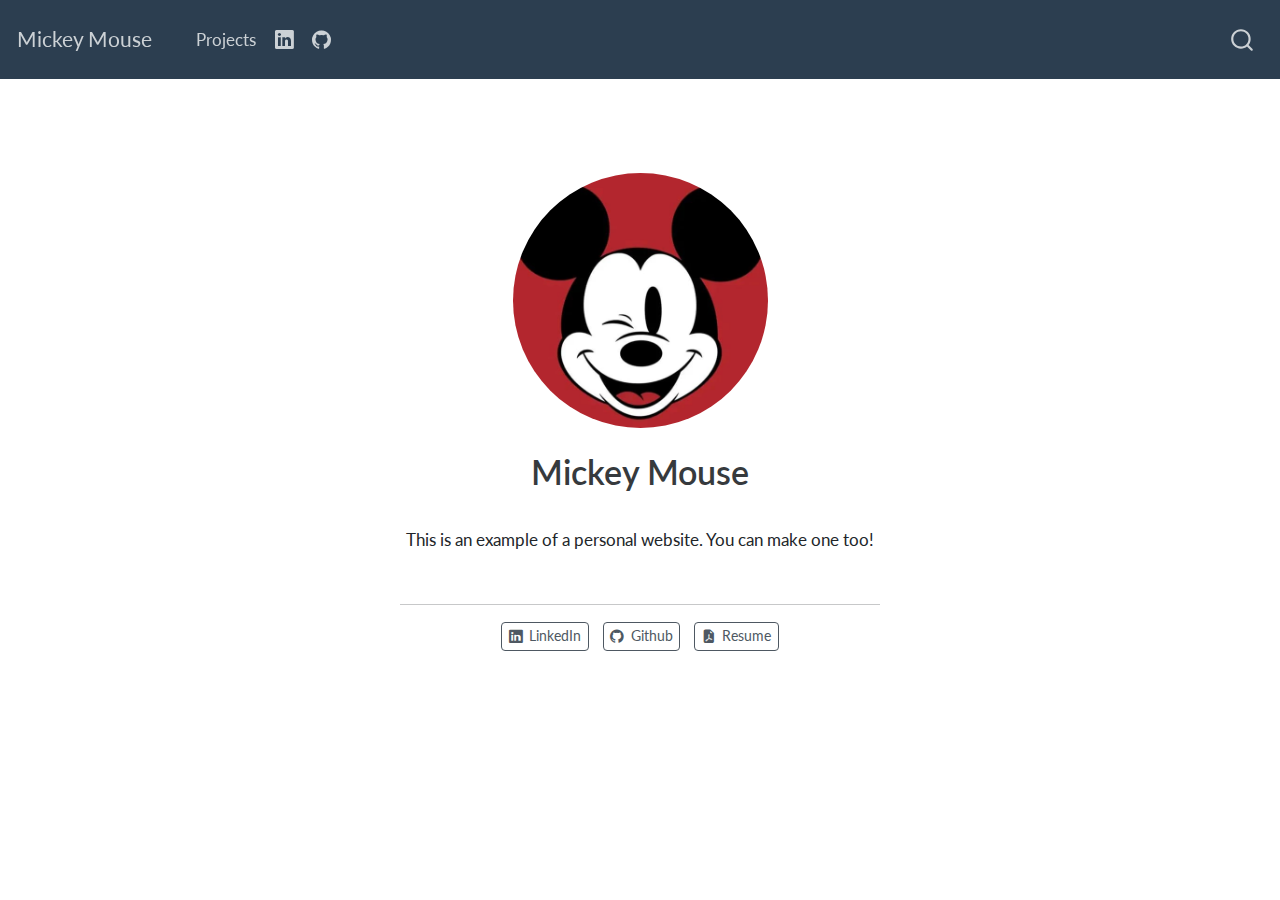
<file: docs/index.html>
<!DOCTYPE html>
<html xmlns="http://www.w3.org/1999/xhtml" lang="en" xml:lang="en"><head>

<meta charset="utf-8">
<meta name="generator" content="quarto-1.3.450">

<meta name="viewport" content="width=device-width, initial-scale=1.0, user-scalable=yes">


<title>Mickey Mouse</title>
<style>
code{white-space: pre-wrap;}
span.smallcaps{font-variant: small-caps;}
div.columns{display: flex; gap: min(4vw, 1.5em);}
div.column{flex: auto; overflow-x: auto;}
div.hanging-indent{margin-left: 1.5em; text-indent: -1.5em;}
ul.task-list{list-style: none;}
ul.task-list li input[type="checkbox"] {
  width: 0.8em;
  margin: 0 0.8em 0.2em -1em; /* quarto-specific, see https://github.com/quarto-dev/quarto-cli/issues/4556 */ 
  vertical-align: middle;
}
</style>


<script src="site_libs/quarto-nav/quarto-nav.js"></script>
<script src="site_libs/quarto-nav/headroom.min.js"></script>
<script src="site_libs/clipboard/clipboard.min.js"></script>
<script src="site_libs/quarto-search/autocomplete.umd.js"></script>
<script src="site_libs/quarto-search/fuse.min.js"></script>
<script src="site_libs/quarto-search/quarto-search.js"></script>
<meta name="quarto:offset" content="./">
<script src="site_libs/quarto-html/quarto.js"></script>
<script src="site_libs/quarto-html/popper.min.js"></script>
<script src="site_libs/quarto-html/tippy.umd.min.js"></script>
<link href="site_libs/quarto-html/tippy.css" rel="stylesheet">
<link href="site_libs/quarto-html/quarto-syntax-highlighting.css" rel="stylesheet" id="quarto-text-highlighting-styles">
<script src="site_libs/bootstrap/bootstrap.min.js"></script>
<link href="site_libs/bootstrap/bootstrap-icons.css" rel="stylesheet">
<link href="site_libs/bootstrap/bootstrap.min.css" rel="stylesheet" id="quarto-bootstrap" data-mode="light">
<script id="quarto-search-options" type="application/json">{
  "location": "navbar",
  "copy-button": false,
  "collapse-after": 3,
  "panel-placement": "end",
  "type": "overlay",
  "limit": 20,
  "language": {
    "search-no-results-text": "No results",
    "search-matching-documents-text": "matching documents",
    "search-copy-link-title": "Copy link to search",
    "search-hide-matches-text": "Hide additional matches",
    "search-more-match-text": "more match in this document",
    "search-more-matches-text": "more matches in this document",
    "search-clear-button-title": "Clear",
    "search-detached-cancel-button-title": "Cancel",
    "search-submit-button-title": "Submit",
    "search-label": "Search"
  }
}</script>


<link rel="stylesheet" href="styles.css">
</head>

<body class="nav-fixed fullcontent">

<div id="quarto-search-results"></div>
  <header id="quarto-header" class="headroom fixed-top">
    <nav class="navbar navbar-expand-lg navbar-dark ">
      <div class="navbar-container container-fluid">
      <div class="navbar-brand-container">
    <a class="navbar-brand" href="./index.html">
    <span class="navbar-title">Mickey Mouse</span>
    </a>
  </div>
            <div id="quarto-search" class="" title="Search"></div>
          <button class="navbar-toggler" type="button" data-bs-toggle="collapse" data-bs-target="#navbarCollapse" aria-controls="navbarCollapse" aria-expanded="false" aria-label="Toggle navigation" onclick="if (window.quartoToggleHeadroom) { window.quartoToggleHeadroom(); }">
  <span class="navbar-toggler-icon"></span>
</button>
          <div class="collapse navbar-collapse" id="navbarCollapse">
            <ul class="navbar-nav navbar-nav-scroll me-auto">
  <li class="nav-item">
    <a class="nav-link" href="./projects.html" rel="" target="">
 <span class="menu-text">Projects</span></a>
  </li>  
  <li class="nav-item compact">
    <a class="nav-link" href="https://twitter.com" rel="" target=""><i class="bi bi-linkedin" role="img">
</i> 
 <span class="menu-text"></span></a>
  </li>  
  <li class="nav-item compact">
    <a class="nav-link" href="https://github.com/" rel="" target=""><i class="bi bi-github" role="img">
</i> 
 <span class="menu-text"></span></a>
  </li>  
</ul>
            <div class="quarto-navbar-tools ms-auto">
</div>
          </div> <!-- /navcollapse -->
      </div> <!-- /container-fluid -->
    </nav>
</header>
<!-- content -->
<div id="quarto-content" class="quarto-container page-columns page-rows-contents page-layout-article page-navbar">
<!-- sidebar -->
<!-- margin-sidebar -->
    
<!-- main -->
<div class="quarto-about-jolla">
  <img src="profile.jpg" class="about-image
  round " style="height: 15em; width: 15em;">
 <header id="title-block-header" class="quarto-title-block default">
<div class="quarto-title">
<h1 class="title">Mickey Mouse</h1>
</div>
<div class="quarto-title-meta">
  </div>
</header><main class="content" id="quarto-document-content">
<p>This is an example of a personal website. You can make one too!</p>


</main> 
  <hr class="about-sep">
   <div class="about-links">
  <a href="https://linkedin.com" class="about-link" rel="" target="">
    <i class="bi bi-linkedin"></i>
     <span class="about-link-text">LinkedIn</span>
  </a>
  <a href="https://github.com/earobinson95/mickeymouse" class="about-link" rel="" target="">
    <i class="bi bi-github"></i>
     <span class="about-link-text">Github</span>
  </a>
  <a href="/files/mickey-mouse-resume.pdf" class="about-link" rel="" target="">
    <i class="bi bi-file-earmark-pdf-fill"></i>
     <span class="about-link-text">Resume</span>
  </a>
</div>
</div>
 <!-- /main -->
<script id="quarto-html-after-body" type="application/javascript">
window.document.addEventListener("DOMContentLoaded", function (event) {
  const toggleBodyColorMode = (bsSheetEl) => {
    const mode = bsSheetEl.getAttribute("data-mode");
    const bodyEl = window.document.querySelector("body");
    if (mode === "dark") {
      bodyEl.classList.add("quarto-dark");
      bodyEl.classList.remove("quarto-light");
    } else {
      bodyEl.classList.add("quarto-light");
      bodyEl.classList.remove("quarto-dark");
    }
  }
  const toggleBodyColorPrimary = () => {
    const bsSheetEl = window.document.querySelector("link#quarto-bootstrap");
    if (bsSheetEl) {
      toggleBodyColorMode(bsSheetEl);
    }
  }
  toggleBodyColorPrimary();  
  const isCodeAnnotation = (el) => {
    for (const clz of el.classList) {
      if (clz.startsWith('code-annotation-')) {                     
        return true;
      }
    }
    return false;
  }
  const clipboard = new window.ClipboardJS('.code-copy-button', {
    text: function(trigger) {
      const codeEl = trigger.previousElementSibling.cloneNode(true);
      for (const childEl of codeEl.children) {
        if (isCodeAnnotation(childEl)) {
          childEl.remove();
        }
      }
      return codeEl.innerText;
    }
  });
  clipboard.on('success', function(e) {
    // button target
    const button = e.trigger;
    // don't keep focus
    button.blur();
    // flash "checked"
    button.classList.add('code-copy-button-checked');
    var currentTitle = button.getAttribute("title");
    button.setAttribute("title", "Copied!");
    let tooltip;
    if (window.bootstrap) {
      button.setAttribute("data-bs-toggle", "tooltip");
      button.setAttribute("data-bs-placement", "left");
      button.setAttribute("data-bs-title", "Copied!");
      tooltip = new bootstrap.Tooltip(button, 
        { trigger: "manual", 
          customClass: "code-copy-button-tooltip",
          offset: [0, -8]});
      tooltip.show();    
    }
    setTimeout(function() {
      if (tooltip) {
        tooltip.hide();
        button.removeAttribute("data-bs-title");
        button.removeAttribute("data-bs-toggle");
        button.removeAttribute("data-bs-placement");
      }
      button.setAttribute("title", currentTitle);
      button.classList.remove('code-copy-button-checked');
    }, 1000);
    // clear code selection
    e.clearSelection();
  });
  function tippyHover(el, contentFn) {
    const config = {
      allowHTML: true,
      content: contentFn,
      maxWidth: 500,
      delay: 100,
      arrow: false,
      appendTo: function(el) {
          return el.parentElement;
      },
      interactive: true,
      interactiveBorder: 10,
      theme: 'quarto',
      placement: 'bottom-start'
    };
    window.tippy(el, config); 
  }
  const noterefs = window.document.querySelectorAll('a[role="doc-noteref"]');
  for (var i=0; i<noterefs.length; i++) {
    const ref = noterefs[i];
    tippyHover(ref, function() {
      // use id or data attribute instead here
      let href = ref.getAttribute('data-footnote-href') || ref.getAttribute('href');
      try { href = new URL(href).hash; } catch {}
      const id = href.replace(/^#\/?/, "");
      const note = window.document.getElementById(id);
      return note.innerHTML;
    });
  }
      let selectedAnnoteEl;
      const selectorForAnnotation = ( cell, annotation) => {
        let cellAttr = 'data-code-cell="' + cell + '"';
        let lineAttr = 'data-code-annotation="' +  annotation + '"';
        const selector = 'span[' + cellAttr + '][' + lineAttr + ']';
        return selector;
      }
      const selectCodeLines = (annoteEl) => {
        const doc = window.document;
        const targetCell = annoteEl.getAttribute("data-target-cell");
        const targetAnnotation = annoteEl.getAttribute("data-target-annotation");
        const annoteSpan = window.document.querySelector(selectorForAnnotation(targetCell, targetAnnotation));
        const lines = annoteSpan.getAttribute("data-code-lines").split(",");
        const lineIds = lines.map((line) => {
          return targetCell + "-" + line;
        })
        let top = null;
        let height = null;
        let parent = null;
        if (lineIds.length > 0) {
            //compute the position of the single el (top and bottom and make a div)
            const el = window.document.getElementById(lineIds[0]);
            top = el.offsetTop;
            height = el.offsetHeight;
            parent = el.parentElement.parentElement;
          if (lineIds.length > 1) {
            const lastEl = window.document.getElementById(lineIds[lineIds.length - 1]);
            const bottom = lastEl.offsetTop + lastEl.offsetHeight;
            height = bottom - top;
          }
          if (top !== null && height !== null && parent !== null) {
            // cook up a div (if necessary) and position it 
            let div = window.document.getElementById("code-annotation-line-highlight");
            if (div === null) {
              div = window.document.createElement("div");
              div.setAttribute("id", "code-annotation-line-highlight");
              div.style.position = 'absolute';
              parent.appendChild(div);
            }
            div.style.top = top - 2 + "px";
            div.style.height = height + 4 + "px";
            let gutterDiv = window.document.getElementById("code-annotation-line-highlight-gutter");
            if (gutterDiv === null) {
              gutterDiv = window.document.createElement("div");
              gutterDiv.setAttribute("id", "code-annotation-line-highlight-gutter");
              gutterDiv.style.position = 'absolute';
              const codeCell = window.document.getElementById(targetCell);
              const gutter = codeCell.querySelector('.code-annotation-gutter');
              gutter.appendChild(gutterDiv);
            }
            gutterDiv.style.top = top - 2 + "px";
            gutterDiv.style.height = height + 4 + "px";
          }
          selectedAnnoteEl = annoteEl;
        }
      };
      const unselectCodeLines = () => {
        const elementsIds = ["code-annotation-line-highlight", "code-annotation-line-highlight-gutter"];
        elementsIds.forEach((elId) => {
          const div = window.document.getElementById(elId);
          if (div) {
            div.remove();
          }
        });
        selectedAnnoteEl = undefined;
      };
      // Attach click handler to the DT
      const annoteDls = window.document.querySelectorAll('dt[data-target-cell]');
      for (const annoteDlNode of annoteDls) {
        annoteDlNode.addEventListener('click', (event) => {
          const clickedEl = event.target;
          if (clickedEl !== selectedAnnoteEl) {
            unselectCodeLines();
            const activeEl = window.document.querySelector('dt[data-target-cell].code-annotation-active');
            if (activeEl) {
              activeEl.classList.remove('code-annotation-active');
            }
            selectCodeLines(clickedEl);
            clickedEl.classList.add('code-annotation-active');
          } else {
            // Unselect the line
            unselectCodeLines();
            clickedEl.classList.remove('code-annotation-active');
          }
        });
      }
  const findCites = (el) => {
    const parentEl = el.parentElement;
    if (parentEl) {
      const cites = parentEl.dataset.cites;
      if (cites) {
        return {
          el,
          cites: cites.split(' ')
        };
      } else {
        return findCites(el.parentElement)
      }
    } else {
      return undefined;
    }
  };
  var bibliorefs = window.document.querySelectorAll('a[role="doc-biblioref"]');
  for (var i=0; i<bibliorefs.length; i++) {
    const ref = bibliorefs[i];
    const citeInfo = findCites(ref);
    if (citeInfo) {
      tippyHover(citeInfo.el, function() {
        var popup = window.document.createElement('div');
        citeInfo.cites.forEach(function(cite) {
          var citeDiv = window.document.createElement('div');
          citeDiv.classList.add('hanging-indent');
          citeDiv.classList.add('csl-entry');
          var biblioDiv = window.document.getElementById('ref-' + cite);
          if (biblioDiv) {
            citeDiv.innerHTML = biblioDiv.innerHTML;
          }
          popup.appendChild(citeDiv);
        });
        return popup.innerHTML;
      });
    }
  }
});
</script>
</div> <!-- /content -->



</body></html>
</file>
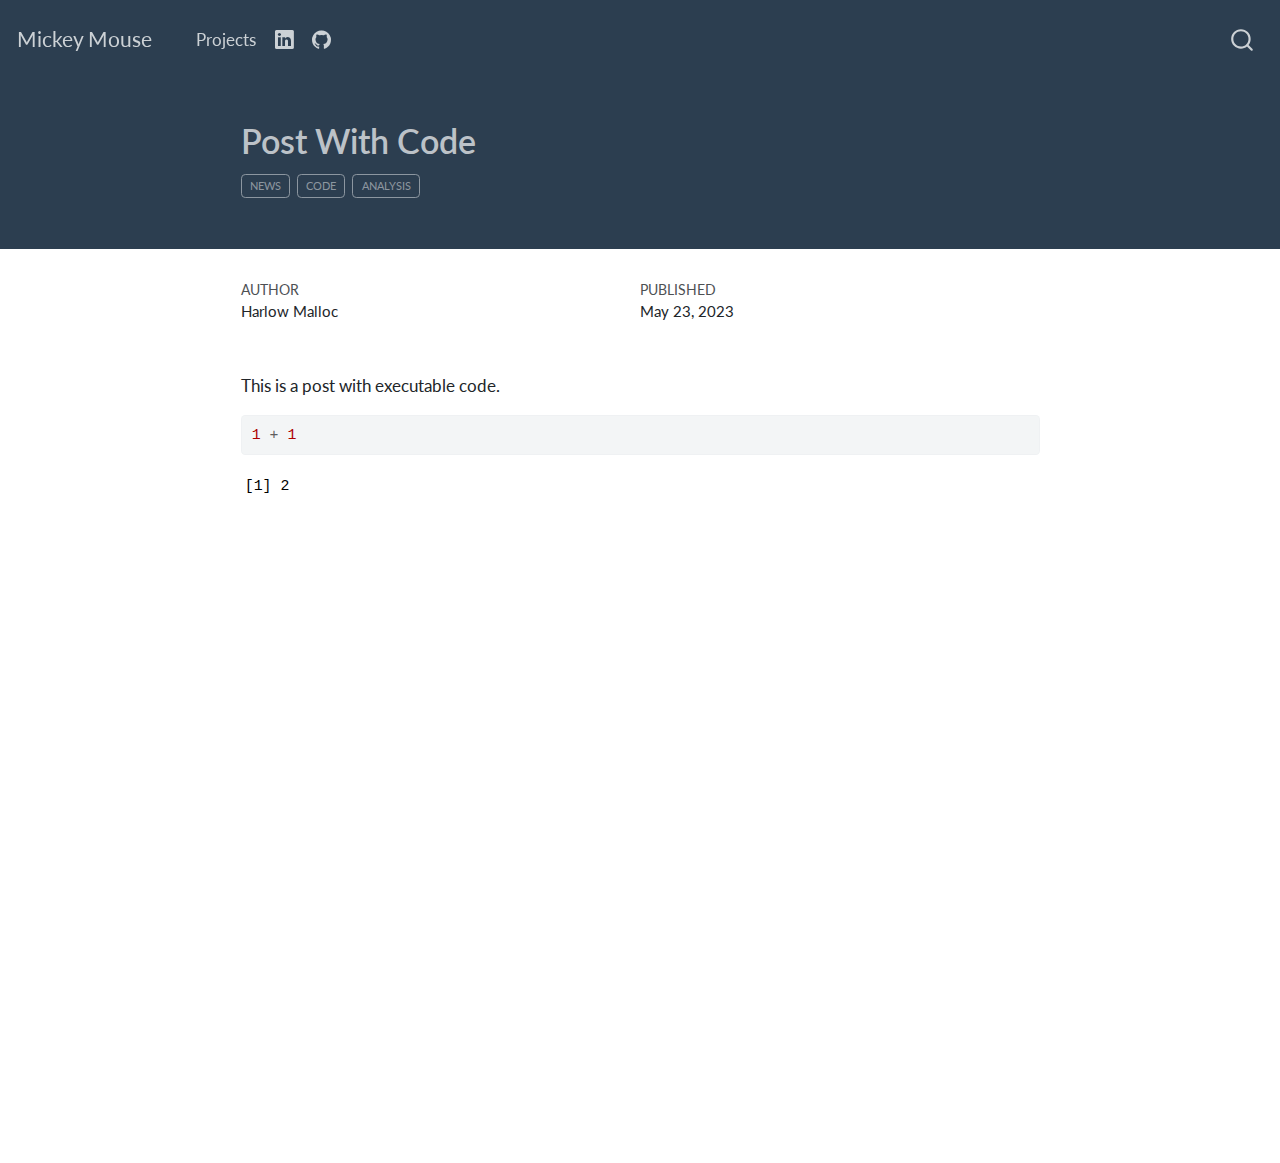
<file: docs/posts/post-with-code/index.html>
<!DOCTYPE html>
<html xmlns="http://www.w3.org/1999/xhtml" lang="en" xml:lang="en"><head>

<meta charset="utf-8">
<meta name="generator" content="quarto-1.3.450">

<meta name="viewport" content="width=device-width, initial-scale=1.0, user-scalable=yes">

<meta name="author" content="Harlow Malloc">
<meta name="dcterms.date" content="2023-05-23">

<title>Mickey Mouse - Post With Code</title>
<style>
code{white-space: pre-wrap;}
span.smallcaps{font-variant: small-caps;}
div.columns{display: flex; gap: min(4vw, 1.5em);}
div.column{flex: auto; overflow-x: auto;}
div.hanging-indent{margin-left: 1.5em; text-indent: -1.5em;}
ul.task-list{list-style: none;}
ul.task-list li input[type="checkbox"] {
  width: 0.8em;
  margin: 0 0.8em 0.2em -1em; /* quarto-specific, see https://github.com/quarto-dev/quarto-cli/issues/4556 */ 
  vertical-align: middle;
}
/* CSS for syntax highlighting */
pre > code.sourceCode { white-space: pre; position: relative; }
pre > code.sourceCode > span { display: inline-block; line-height: 1.25; }
pre > code.sourceCode > span:empty { height: 1.2em; }
.sourceCode { overflow: visible; }
code.sourceCode > span { color: inherit; text-decoration: inherit; }
div.sourceCode { margin: 1em 0; }
pre.sourceCode { margin: 0; }
@media screen {
div.sourceCode { overflow: auto; }
}
@media print {
pre > code.sourceCode { white-space: pre-wrap; }
pre > code.sourceCode > span { text-indent: -5em; padding-left: 5em; }
}
pre.numberSource code
  { counter-reset: source-line 0; }
pre.numberSource code > span
  { position: relative; left: -4em; counter-increment: source-line; }
pre.numberSource code > span > a:first-child::before
  { content: counter(source-line);
    position: relative; left: -1em; text-align: right; vertical-align: baseline;
    border: none; display: inline-block;
    -webkit-touch-callout: none; -webkit-user-select: none;
    -khtml-user-select: none; -moz-user-select: none;
    -ms-user-select: none; user-select: none;
    padding: 0 4px; width: 4em;
  }
pre.numberSource { margin-left: 3em;  padding-left: 4px; }
div.sourceCode
  {   }
@media screen {
pre > code.sourceCode > span > a:first-child::before { text-decoration: underline; }
}
</style>


<script src="../../site_libs/quarto-nav/quarto-nav.js"></script>
<script src="../../site_libs/quarto-nav/headroom.min.js"></script>
<script src="../../site_libs/clipboard/clipboard.min.js"></script>
<script src="../../site_libs/quarto-search/autocomplete.umd.js"></script>
<script src="../../site_libs/quarto-search/fuse.min.js"></script>
<script src="../../site_libs/quarto-search/quarto-search.js"></script>
<meta name="quarto:offset" content="../../">
<script src="../../site_libs/quarto-html/quarto.js"></script>
<script src="../../site_libs/quarto-html/popper.min.js"></script>
<script src="../../site_libs/quarto-html/tippy.umd.min.js"></script>
<script src="../../site_libs/quarto-html/anchor.min.js"></script>
<link href="../../site_libs/quarto-html/tippy.css" rel="stylesheet">
<link href="../../site_libs/quarto-html/quarto-syntax-highlighting.css" rel="stylesheet" id="quarto-text-highlighting-styles">
<script src="../../site_libs/bootstrap/bootstrap.min.js"></script>
<link href="../../site_libs/bootstrap/bootstrap-icons.css" rel="stylesheet">
<link href="../../site_libs/bootstrap/bootstrap.min.css" rel="stylesheet" id="quarto-bootstrap" data-mode="light">
<script id="quarto-search-options" type="application/json">{
  "location": "navbar",
  "copy-button": false,
  "collapse-after": 3,
  "panel-placement": "end",
  "type": "overlay",
  "limit": 20,
  "language": {
    "search-no-results-text": "No results",
    "search-matching-documents-text": "matching documents",
    "search-copy-link-title": "Copy link to search",
    "search-hide-matches-text": "Hide additional matches",
    "search-more-match-text": "more match in this document",
    "search-more-matches-text": "more matches in this document",
    "search-clear-button-title": "Clear",
    "search-detached-cancel-button-title": "Cancel",
    "search-submit-button-title": "Submit",
    "search-label": "Search"
  }
}</script>


<link rel="stylesheet" href="../../styles.css">
</head>

<body class="nav-fixed fullcontent">

<div id="quarto-search-results"></div>
  <header id="quarto-header" class="headroom fixed-top">
    <nav class="navbar navbar-expand-lg navbar-dark ">
      <div class="navbar-container container-fluid">
      <div class="navbar-brand-container">
    <a class="navbar-brand" href="../../index.html">
    <span class="navbar-title">Mickey Mouse</span>
    </a>
  </div>
            <div id="quarto-search" class="" title="Search"></div>
          <button class="navbar-toggler" type="button" data-bs-toggle="collapse" data-bs-target="#navbarCollapse" aria-controls="navbarCollapse" aria-expanded="false" aria-label="Toggle navigation" onclick="if (window.quartoToggleHeadroom) { window.quartoToggleHeadroom(); }">
  <span class="navbar-toggler-icon"></span>
</button>
          <div class="collapse navbar-collapse" id="navbarCollapse">
            <ul class="navbar-nav navbar-nav-scroll me-auto">
  <li class="nav-item">
    <a class="nav-link" href="../../projects.html" rel="" target="">
 <span class="menu-text">Projects</span></a>
  </li>  
  <li class="nav-item compact">
    <a class="nav-link" href="https://twitter.com" rel="" target=""><i class="bi bi-linkedin" role="img">
</i> 
 <span class="menu-text"></span></a>
  </li>  
  <li class="nav-item compact">
    <a class="nav-link" href="https://github.com/" rel="" target=""><i class="bi bi-github" role="img">
</i> 
 <span class="menu-text"></span></a>
  </li>  
</ul>
            <div class="quarto-navbar-tools ms-auto">
</div>
          </div> <!-- /navcollapse -->
      </div> <!-- /container-fluid -->
    </nav>
</header>
<!-- content -->
<header id="title-block-header" class="quarto-title-block default page-columns page-full">
  <div class="quarto-title-banner page-columns page-full">
    <div class="quarto-title column-body">
      <h1 class="title">Post With Code</h1>
                                <div class="quarto-categories">
                <div class="quarto-category">news</div>
                <div class="quarto-category">code</div>
                <div class="quarto-category">analysis</div>
              </div>
                  </div>
  </div>
    
  
  <div class="quarto-title-meta">

      <div>
      <div class="quarto-title-meta-heading">Author</div>
      <div class="quarto-title-meta-contents">
               <p>Harlow Malloc </p>
            </div>
    </div>
      
      <div>
      <div class="quarto-title-meta-heading">Published</div>
      <div class="quarto-title-meta-contents">
        <p class="date">May 23, 2023</p>
      </div>
    </div>
    
      
    </div>
    
  
  </header><div id="quarto-content" class="quarto-container page-columns page-rows-contents page-layout-article page-navbar">
<!-- sidebar -->
<!-- margin-sidebar -->
    
<!-- main -->
<main class="content quarto-banner-title-block" id="quarto-document-content">




<p>This is a post with executable code.</p>
<div class="cell">
<div class="sourceCode cell-code" id="cb1"><pre class="sourceCode r code-with-copy"><code class="sourceCode r"><span id="cb1-1"><a href="#cb1-1" aria-hidden="true" tabindex="-1"></a><span class="dv">1</span> <span class="sc">+</span> <span class="dv">1</span></span></code><button title="Copy to Clipboard" class="code-copy-button"><i class="bi"></i></button></pre></div>
<div class="cell-output cell-output-stdout">
<pre><code>[1] 2</code></pre>
</div>
</div>



</main> <!-- /main -->
<script id="quarto-html-after-body" type="application/javascript">
window.document.addEventListener("DOMContentLoaded", function (event) {
  const toggleBodyColorMode = (bsSheetEl) => {
    const mode = bsSheetEl.getAttribute("data-mode");
    const bodyEl = window.document.querySelector("body");
    if (mode === "dark") {
      bodyEl.classList.add("quarto-dark");
      bodyEl.classList.remove("quarto-light");
    } else {
      bodyEl.classList.add("quarto-light");
      bodyEl.classList.remove("quarto-dark");
    }
  }
  const toggleBodyColorPrimary = () => {
    const bsSheetEl = window.document.querySelector("link#quarto-bootstrap");
    if (bsSheetEl) {
      toggleBodyColorMode(bsSheetEl);
    }
  }
  toggleBodyColorPrimary();  
  const icon = "";
  const anchorJS = new window.AnchorJS();
  anchorJS.options = {
    placement: 'right',
    icon: icon
  };
  anchorJS.add('.anchored');
  const isCodeAnnotation = (el) => {
    for (const clz of el.classList) {
      if (clz.startsWith('code-annotation-')) {                     
        return true;
      }
    }
    return false;
  }
  const clipboard = new window.ClipboardJS('.code-copy-button', {
    text: function(trigger) {
      const codeEl = trigger.previousElementSibling.cloneNode(true);
      for (const childEl of codeEl.children) {
        if (isCodeAnnotation(childEl)) {
          childEl.remove();
        }
      }
      return codeEl.innerText;
    }
  });
  clipboard.on('success', function(e) {
    // button target
    const button = e.trigger;
    // don't keep focus
    button.blur();
    // flash "checked"
    button.classList.add('code-copy-button-checked');
    var currentTitle = button.getAttribute("title");
    button.setAttribute("title", "Copied!");
    let tooltip;
    if (window.bootstrap) {
      button.setAttribute("data-bs-toggle", "tooltip");
      button.setAttribute("data-bs-placement", "left");
      button.setAttribute("data-bs-title", "Copied!");
      tooltip = new bootstrap.Tooltip(button, 
        { trigger: "manual", 
          customClass: "code-copy-button-tooltip",
          offset: [0, -8]});
      tooltip.show();    
    }
    setTimeout(function() {
      if (tooltip) {
        tooltip.hide();
        button.removeAttribute("data-bs-title");
        button.removeAttribute("data-bs-toggle");
        button.removeAttribute("data-bs-placement");
      }
      button.setAttribute("title", currentTitle);
      button.classList.remove('code-copy-button-checked');
    }, 1000);
    // clear code selection
    e.clearSelection();
  });
  function tippyHover(el, contentFn) {
    const config = {
      allowHTML: true,
      content: contentFn,
      maxWidth: 500,
      delay: 100,
      arrow: false,
      appendTo: function(el) {
          return el.parentElement;
      },
      interactive: true,
      interactiveBorder: 10,
      theme: 'quarto',
      placement: 'bottom-start'
    };
    window.tippy(el, config); 
  }
  const noterefs = window.document.querySelectorAll('a[role="doc-noteref"]');
  for (var i=0; i<noterefs.length; i++) {
    const ref = noterefs[i];
    tippyHover(ref, function() {
      // use id or data attribute instead here
      let href = ref.getAttribute('data-footnote-href') || ref.getAttribute('href');
      try { href = new URL(href).hash; } catch {}
      const id = href.replace(/^#\/?/, "");
      const note = window.document.getElementById(id);
      return note.innerHTML;
    });
  }
      let selectedAnnoteEl;
      const selectorForAnnotation = ( cell, annotation) => {
        let cellAttr = 'data-code-cell="' + cell + '"';
        let lineAttr = 'data-code-annotation="' +  annotation + '"';
        const selector = 'span[' + cellAttr + '][' + lineAttr + ']';
        return selector;
      }
      const selectCodeLines = (annoteEl) => {
        const doc = window.document;
        const targetCell = annoteEl.getAttribute("data-target-cell");
        const targetAnnotation = annoteEl.getAttribute("data-target-annotation");
        const annoteSpan = window.document.querySelector(selectorForAnnotation(targetCell, targetAnnotation));
        const lines = annoteSpan.getAttribute("data-code-lines").split(",");
        const lineIds = lines.map((line) => {
          return targetCell + "-" + line;
        })
        let top = null;
        let height = null;
        let parent = null;
        if (lineIds.length > 0) {
            //compute the position of the single el (top and bottom and make a div)
            const el = window.document.getElementById(lineIds[0]);
            top = el.offsetTop;
            height = el.offsetHeight;
            parent = el.parentElement.parentElement;
          if (lineIds.length > 1) {
            const lastEl = window.document.getElementById(lineIds[lineIds.length - 1]);
            const bottom = lastEl.offsetTop + lastEl.offsetHeight;
            height = bottom - top;
          }
          if (top !== null && height !== null && parent !== null) {
            // cook up a div (if necessary) and position it 
            let div = window.document.getElementById("code-annotation-line-highlight");
            if (div === null) {
              div = window.document.createElement("div");
              div.setAttribute("id", "code-annotation-line-highlight");
              div.style.position = 'absolute';
              parent.appendChild(div);
            }
            div.style.top = top - 2 + "px";
            div.style.height = height + 4 + "px";
            let gutterDiv = window.document.getElementById("code-annotation-line-highlight-gutter");
            if (gutterDiv === null) {
              gutterDiv = window.document.createElement("div");
              gutterDiv.setAttribute("id", "code-annotation-line-highlight-gutter");
              gutterDiv.style.position = 'absolute';
              const codeCell = window.document.getElementById(targetCell);
              const gutter = codeCell.querySelector('.code-annotation-gutter');
              gutter.appendChild(gutterDiv);
            }
            gutterDiv.style.top = top - 2 + "px";
            gutterDiv.style.height = height + 4 + "px";
          }
          selectedAnnoteEl = annoteEl;
        }
      };
      const unselectCodeLines = () => {
        const elementsIds = ["code-annotation-line-highlight", "code-annotation-line-highlight-gutter"];
        elementsIds.forEach((elId) => {
          const div = window.document.getElementById(elId);
          if (div) {
            div.remove();
          }
        });
        selectedAnnoteEl = undefined;
      };
      // Attach click handler to the DT
      const annoteDls = window.document.querySelectorAll('dt[data-target-cell]');
      for (const annoteDlNode of annoteDls) {
        annoteDlNode.addEventListener('click', (event) => {
          const clickedEl = event.target;
          if (clickedEl !== selectedAnnoteEl) {
            unselectCodeLines();
            const activeEl = window.document.querySelector('dt[data-target-cell].code-annotation-active');
            if (activeEl) {
              activeEl.classList.remove('code-annotation-active');
            }
            selectCodeLines(clickedEl);
            clickedEl.classList.add('code-annotation-active');
          } else {
            // Unselect the line
            unselectCodeLines();
            clickedEl.classList.remove('code-annotation-active');
          }
        });
      }
  const findCites = (el) => {
    const parentEl = el.parentElement;
    if (parentEl) {
      const cites = parentEl.dataset.cites;
      if (cites) {
        return {
          el,
          cites: cites.split(' ')
        };
      } else {
        return findCites(el.parentElement)
      }
    } else {
      return undefined;
    }
  };
  var bibliorefs = window.document.querySelectorAll('a[role="doc-biblioref"]');
  for (var i=0; i<bibliorefs.length; i++) {
    const ref = bibliorefs[i];
    const citeInfo = findCites(ref);
    if (citeInfo) {
      tippyHover(citeInfo.el, function() {
        var popup = window.document.createElement('div');
        citeInfo.cites.forEach(function(cite) {
          var citeDiv = window.document.createElement('div');
          citeDiv.classList.add('hanging-indent');
          citeDiv.classList.add('csl-entry');
          var biblioDiv = window.document.getElementById('ref-' + cite);
          if (biblioDiv) {
            citeDiv.innerHTML = biblioDiv.innerHTML;
          }
          popup.appendChild(citeDiv);
        });
        return popup.innerHTML;
      });
    }
  }
});
</script>
</div> <!-- /content -->



</body></html>
</file>
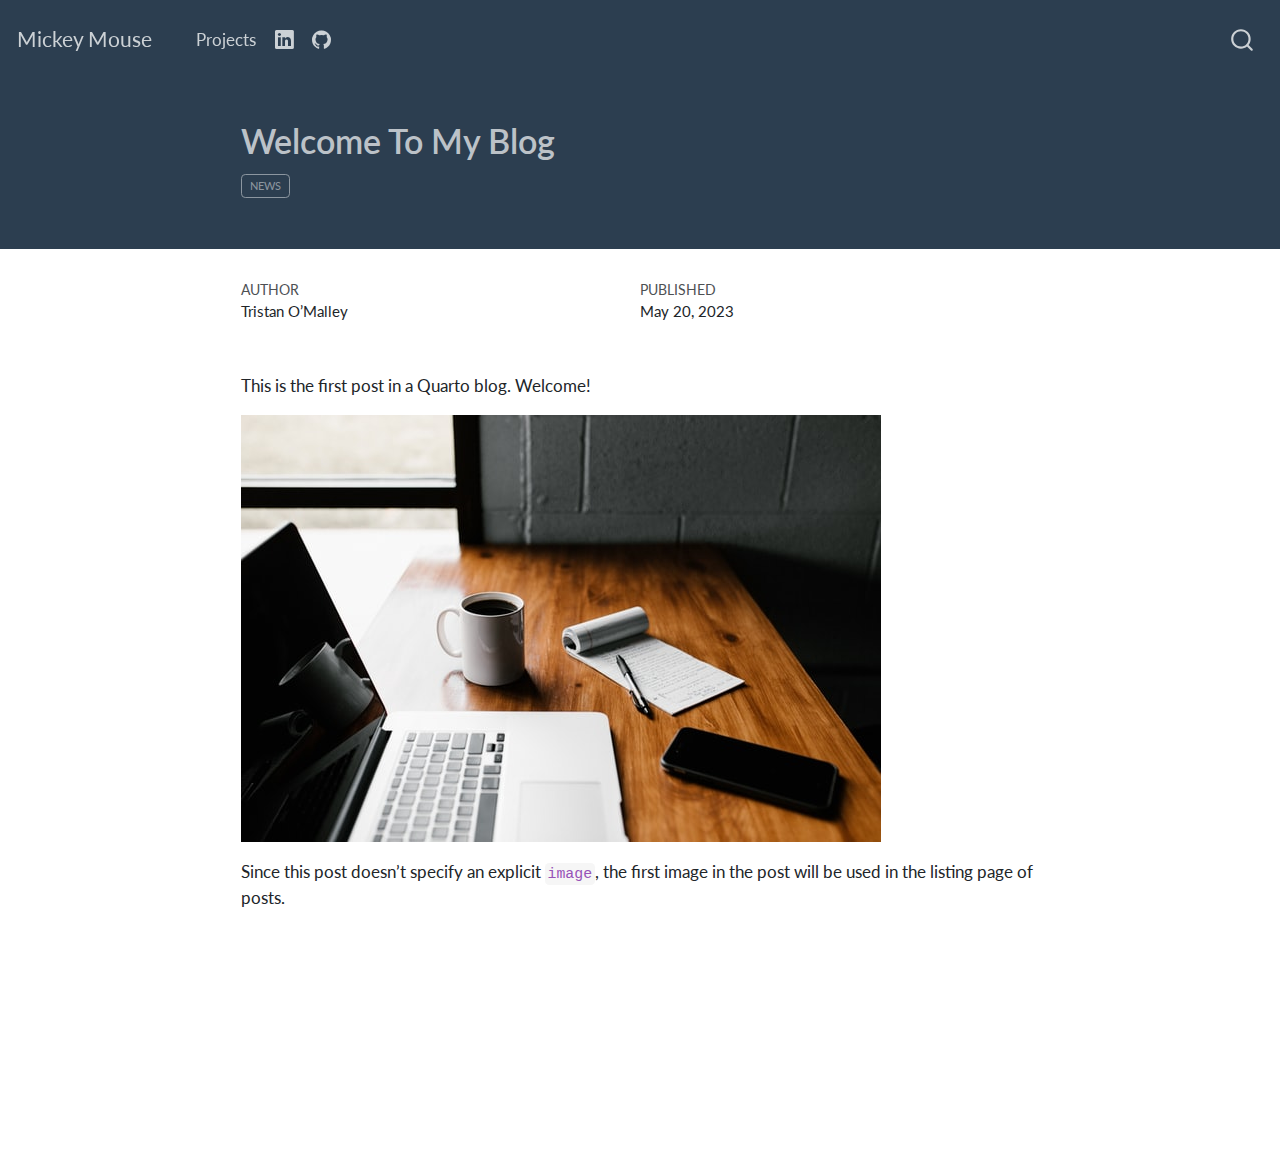
<file: docs/posts/welcome/index.html>
<!DOCTYPE html>
<html xmlns="http://www.w3.org/1999/xhtml" lang="en" xml:lang="en"><head>

<meta charset="utf-8">
<meta name="generator" content="quarto-1.3.450">

<meta name="viewport" content="width=device-width, initial-scale=1.0, user-scalable=yes">

<meta name="author" content="Tristan O’Malley">
<meta name="dcterms.date" content="2023-05-20">

<title>Mickey Mouse - Welcome To My Blog</title>
<style>
code{white-space: pre-wrap;}
span.smallcaps{font-variant: small-caps;}
div.columns{display: flex; gap: min(4vw, 1.5em);}
div.column{flex: auto; overflow-x: auto;}
div.hanging-indent{margin-left: 1.5em; text-indent: -1.5em;}
ul.task-list{list-style: none;}
ul.task-list li input[type="checkbox"] {
  width: 0.8em;
  margin: 0 0.8em 0.2em -1em; /* quarto-specific, see https://github.com/quarto-dev/quarto-cli/issues/4556 */ 
  vertical-align: middle;
}
</style>


<script src="../../site_libs/quarto-nav/quarto-nav.js"></script>
<script src="../../site_libs/quarto-nav/headroom.min.js"></script>
<script src="../../site_libs/clipboard/clipboard.min.js"></script>
<script src="../../site_libs/quarto-search/autocomplete.umd.js"></script>
<script src="../../site_libs/quarto-search/fuse.min.js"></script>
<script src="../../site_libs/quarto-search/quarto-search.js"></script>
<meta name="quarto:offset" content="../../">
<script src="../../site_libs/quarto-html/quarto.js"></script>
<script src="../../site_libs/quarto-html/popper.min.js"></script>
<script src="../../site_libs/quarto-html/tippy.umd.min.js"></script>
<script src="../../site_libs/quarto-html/anchor.min.js"></script>
<link href="../../site_libs/quarto-html/tippy.css" rel="stylesheet">
<link href="../../site_libs/quarto-html/quarto-syntax-highlighting.css" rel="stylesheet" id="quarto-text-highlighting-styles">
<script src="../../site_libs/bootstrap/bootstrap.min.js"></script>
<link href="../../site_libs/bootstrap/bootstrap-icons.css" rel="stylesheet">
<link href="../../site_libs/bootstrap/bootstrap.min.css" rel="stylesheet" id="quarto-bootstrap" data-mode="light">
<script id="quarto-search-options" type="application/json">{
  "location": "navbar",
  "copy-button": false,
  "collapse-after": 3,
  "panel-placement": "end",
  "type": "overlay",
  "limit": 20,
  "language": {
    "search-no-results-text": "No results",
    "search-matching-documents-text": "matching documents",
    "search-copy-link-title": "Copy link to search",
    "search-hide-matches-text": "Hide additional matches",
    "search-more-match-text": "more match in this document",
    "search-more-matches-text": "more matches in this document",
    "search-clear-button-title": "Clear",
    "search-detached-cancel-button-title": "Cancel",
    "search-submit-button-title": "Submit",
    "search-label": "Search"
  }
}</script>


<link rel="stylesheet" href="../../styles.css">
</head>

<body class="nav-fixed fullcontent">

<div id="quarto-search-results"></div>
  <header id="quarto-header" class="headroom fixed-top">
    <nav class="navbar navbar-expand-lg navbar-dark ">
      <div class="navbar-container container-fluid">
      <div class="navbar-brand-container">
    <a class="navbar-brand" href="../../index.html">
    <span class="navbar-title">Mickey Mouse</span>
    </a>
  </div>
            <div id="quarto-search" class="" title="Search"></div>
          <button class="navbar-toggler" type="button" data-bs-toggle="collapse" data-bs-target="#navbarCollapse" aria-controls="navbarCollapse" aria-expanded="false" aria-label="Toggle navigation" onclick="if (window.quartoToggleHeadroom) { window.quartoToggleHeadroom(); }">
  <span class="navbar-toggler-icon"></span>
</button>
          <div class="collapse navbar-collapse" id="navbarCollapse">
            <ul class="navbar-nav navbar-nav-scroll me-auto">
  <li class="nav-item">
    <a class="nav-link" href="../../projects.html" rel="" target="">
 <span class="menu-text">Projects</span></a>
  </li>  
  <li class="nav-item compact">
    <a class="nav-link" href="https://twitter.com" rel="" target=""><i class="bi bi-linkedin" role="img">
</i> 
 <span class="menu-text"></span></a>
  </li>  
  <li class="nav-item compact">
    <a class="nav-link" href="https://github.com/" rel="" target=""><i class="bi bi-github" role="img">
</i> 
 <span class="menu-text"></span></a>
  </li>  
</ul>
            <div class="quarto-navbar-tools ms-auto">
</div>
          </div> <!-- /navcollapse -->
      </div> <!-- /container-fluid -->
    </nav>
</header>
<!-- content -->
<header id="title-block-header" class="quarto-title-block default page-columns page-full">
  <div class="quarto-title-banner page-columns page-full">
    <div class="quarto-title column-body">
      <h1 class="title">Welcome To My Blog</h1>
                                <div class="quarto-categories">
                <div class="quarto-category">news</div>
              </div>
                  </div>
  </div>
    
  
  <div class="quarto-title-meta">

      <div>
      <div class="quarto-title-meta-heading">Author</div>
      <div class="quarto-title-meta-contents">
               <p>Tristan O’Malley </p>
            </div>
    </div>
      
      <div>
      <div class="quarto-title-meta-heading">Published</div>
      <div class="quarto-title-meta-contents">
        <p class="date">May 20, 2023</p>
      </div>
    </div>
    
      
    </div>
    
  
  </header><div id="quarto-content" class="quarto-container page-columns page-rows-contents page-layout-article page-navbar">
<!-- sidebar -->
<!-- margin-sidebar -->
    
<!-- main -->
<main class="content quarto-banner-title-block" id="quarto-document-content">




<p>This is the first post in a Quarto blog. Welcome!</p>
<p><img src="thumbnail.jpg" class="img-fluid"></p>
<p>Since this post doesn’t specify an explicit <code>image</code>, the first image in the post will be used in the listing page of posts.</p>



</main> <!-- /main -->
<script id="quarto-html-after-body" type="application/javascript">
window.document.addEventListener("DOMContentLoaded", function (event) {
  const toggleBodyColorMode = (bsSheetEl) => {
    const mode = bsSheetEl.getAttribute("data-mode");
    const bodyEl = window.document.querySelector("body");
    if (mode === "dark") {
      bodyEl.classList.add("quarto-dark");
      bodyEl.classList.remove("quarto-light");
    } else {
      bodyEl.classList.add("quarto-light");
      bodyEl.classList.remove("quarto-dark");
    }
  }
  const toggleBodyColorPrimary = () => {
    const bsSheetEl = window.document.querySelector("link#quarto-bootstrap");
    if (bsSheetEl) {
      toggleBodyColorMode(bsSheetEl);
    }
  }
  toggleBodyColorPrimary();  
  const icon = "";
  const anchorJS = new window.AnchorJS();
  anchorJS.options = {
    placement: 'right',
    icon: icon
  };
  anchorJS.add('.anchored');
  const isCodeAnnotation = (el) => {
    for (const clz of el.classList) {
      if (clz.startsWith('code-annotation-')) {                     
        return true;
      }
    }
    return false;
  }
  const clipboard = new window.ClipboardJS('.code-copy-button', {
    text: function(trigger) {
      const codeEl = trigger.previousElementSibling.cloneNode(true);
      for (const childEl of codeEl.children) {
        if (isCodeAnnotation(childEl)) {
          childEl.remove();
        }
      }
      return codeEl.innerText;
    }
  });
  clipboard.on('success', function(e) {
    // button target
    const button = e.trigger;
    // don't keep focus
    button.blur();
    // flash "checked"
    button.classList.add('code-copy-button-checked');
    var currentTitle = button.getAttribute("title");
    button.setAttribute("title", "Copied!");
    let tooltip;
    if (window.bootstrap) {
      button.setAttribute("data-bs-toggle", "tooltip");
      button.setAttribute("data-bs-placement", "left");
      button.setAttribute("data-bs-title", "Copied!");
      tooltip = new bootstrap.Tooltip(button, 
        { trigger: "manual", 
          customClass: "code-copy-button-tooltip",
          offset: [0, -8]});
      tooltip.show();    
    }
    setTimeout(function() {
      if (tooltip) {
        tooltip.hide();
        button.removeAttribute("data-bs-title");
        button.removeAttribute("data-bs-toggle");
        button.removeAttribute("data-bs-placement");
      }
      button.setAttribute("title", currentTitle);
      button.classList.remove('code-copy-button-checked');
    }, 1000);
    // clear code selection
    e.clearSelection();
  });
  function tippyHover(el, contentFn) {
    const config = {
      allowHTML: true,
      content: contentFn,
      maxWidth: 500,
      delay: 100,
      arrow: false,
      appendTo: function(el) {
          return el.parentElement;
      },
      interactive: true,
      interactiveBorder: 10,
      theme: 'quarto',
      placement: 'bottom-start'
    };
    window.tippy(el, config); 
  }
  const noterefs = window.document.querySelectorAll('a[role="doc-noteref"]');
  for (var i=0; i<noterefs.length; i++) {
    const ref = noterefs[i];
    tippyHover(ref, function() {
      // use id or data attribute instead here
      let href = ref.getAttribute('data-footnote-href') || ref.getAttribute('href');
      try { href = new URL(href).hash; } catch {}
      const id = href.replace(/^#\/?/, "");
      const note = window.document.getElementById(id);
      return note.innerHTML;
    });
  }
      let selectedAnnoteEl;
      const selectorForAnnotation = ( cell, annotation) => {
        let cellAttr = 'data-code-cell="' + cell + '"';
        let lineAttr = 'data-code-annotation="' +  annotation + '"';
        const selector = 'span[' + cellAttr + '][' + lineAttr + ']';
        return selector;
      }
      const selectCodeLines = (annoteEl) => {
        const doc = window.document;
        const targetCell = annoteEl.getAttribute("data-target-cell");
        const targetAnnotation = annoteEl.getAttribute("data-target-annotation");
        const annoteSpan = window.document.querySelector(selectorForAnnotation(targetCell, targetAnnotation));
        const lines = annoteSpan.getAttribute("data-code-lines").split(",");
        const lineIds = lines.map((line) => {
          return targetCell + "-" + line;
        })
        let top = null;
        let height = null;
        let parent = null;
        if (lineIds.length > 0) {
            //compute the position of the single el (top and bottom and make a div)
            const el = window.document.getElementById(lineIds[0]);
            top = el.offsetTop;
            height = el.offsetHeight;
            parent = el.parentElement.parentElement;
          if (lineIds.length > 1) {
            const lastEl = window.document.getElementById(lineIds[lineIds.length - 1]);
            const bottom = lastEl.offsetTop + lastEl.offsetHeight;
            height = bottom - top;
          }
          if (top !== null && height !== null && parent !== null) {
            // cook up a div (if necessary) and position it 
            let div = window.document.getElementById("code-annotation-line-highlight");
            if (div === null) {
              div = window.document.createElement("div");
              div.setAttribute("id", "code-annotation-line-highlight");
              div.style.position = 'absolute';
              parent.appendChild(div);
            }
            div.style.top = top - 2 + "px";
            div.style.height = height + 4 + "px";
            let gutterDiv = window.document.getElementById("code-annotation-line-highlight-gutter");
            if (gutterDiv === null) {
              gutterDiv = window.document.createElement("div");
              gutterDiv.setAttribute("id", "code-annotation-line-highlight-gutter");
              gutterDiv.style.position = 'absolute';
              const codeCell = window.document.getElementById(targetCell);
              const gutter = codeCell.querySelector('.code-annotation-gutter');
              gutter.appendChild(gutterDiv);
            }
            gutterDiv.style.top = top - 2 + "px";
            gutterDiv.style.height = height + 4 + "px";
          }
          selectedAnnoteEl = annoteEl;
        }
      };
      const unselectCodeLines = () => {
        const elementsIds = ["code-annotation-line-highlight", "code-annotation-line-highlight-gutter"];
        elementsIds.forEach((elId) => {
          const div = window.document.getElementById(elId);
          if (div) {
            div.remove();
          }
        });
        selectedAnnoteEl = undefined;
      };
      // Attach click handler to the DT
      const annoteDls = window.document.querySelectorAll('dt[data-target-cell]');
      for (const annoteDlNode of annoteDls) {
        annoteDlNode.addEventListener('click', (event) => {
          const clickedEl = event.target;
          if (clickedEl !== selectedAnnoteEl) {
            unselectCodeLines();
            const activeEl = window.document.querySelector('dt[data-target-cell].code-annotation-active');
            if (activeEl) {
              activeEl.classList.remove('code-annotation-active');
            }
            selectCodeLines(clickedEl);
            clickedEl.classList.add('code-annotation-active');
          } else {
            // Unselect the line
            unselectCodeLines();
            clickedEl.classList.remove('code-annotation-active');
          }
        });
      }
  const findCites = (el) => {
    const parentEl = el.parentElement;
    if (parentEl) {
      const cites = parentEl.dataset.cites;
      if (cites) {
        return {
          el,
          cites: cites.split(' ')
        };
      } else {
        return findCites(el.parentElement)
      }
    } else {
      return undefined;
    }
  };
  var bibliorefs = window.document.querySelectorAll('a[role="doc-biblioref"]');
  for (var i=0; i<bibliorefs.length; i++) {
    const ref = bibliorefs[i];
    const citeInfo = findCites(ref);
    if (citeInfo) {
      tippyHover(citeInfo.el, function() {
        var popup = window.document.createElement('div');
        citeInfo.cites.forEach(function(cite) {
          var citeDiv = window.document.createElement('div');
          citeDiv.classList.add('hanging-indent');
          citeDiv.classList.add('csl-entry');
          var biblioDiv = window.document.getElementById('ref-' + cite);
          if (biblioDiv) {
            citeDiv.innerHTML = biblioDiv.innerHTML;
          }
          popup.appendChild(citeDiv);
        });
        return popup.innerHTML;
      });
    }
  }
});
</script>
</div> <!-- /content -->



</body></html>
</file>
<file: docs/site_libs/quarto-html/tippy.css>
.tippy-box[data-animation=fade][data-state=hidden]{opacity:0}[data-tippy-root]{max-width:calc(100vw - 10px)}.tippy-box{position:relative;background-color:#333;color:#fff;border-radius:4px;font-size:14px;line-height:1.4;white-space:normal;outline:0;transition-property:transform,visibility,opacity}.tippy-box[data-placement^=top]>.tippy-arrow{bottom:0}.tippy-box[data-placement^=top]>.tippy-arrow:before{bottom:-7px;left:0;border-width:8px 8px 0;border-top-color:initial;transform-origin:center top}.tippy-box[data-placement^=bottom]>.tippy-arrow{top:0}.tippy-box[data-placement^=bottom]>.tippy-arrow:before{top:-7px;left:0;border-width:0 8px 8px;border-bottom-color:initial;transform-origin:center bottom}.tippy-box[data-placement^=left]>.tippy-arrow{right:0}.tippy-box[data-placement^=left]>.tippy-arrow:before{border-width:8px 0 8px 8px;border-left-color:initial;right:-7px;transform-origin:center left}.tippy-box[data-placement^=right]>.tippy-arrow{left:0}.tippy-box[data-placement^=right]>.tippy-arrow:before{left:-7px;border-width:8px 8px 8px 0;border-right-color:initial;transform-origin:center right}.tippy-box[data-inertia][data-state=visible]{transition-timing-function:cubic-bezier(.54,1.5,.38,1.11)}.tippy-arrow{width:16px;height:16px;color:#333}.tippy-arrow:before{content:"";position:absolute;border-color:transparent;border-style:solid}.tippy-content{position:relative;padding:5px 9px;z-index:1}
</file>
<file: docs/site_libs/quarto-html/quarto-syntax-highlighting.css>
/* quarto syntax highlight colors */
:root {
  --quarto-hl-ot-color: #003B4F;
  --quarto-hl-at-color: #657422;
  --quarto-hl-ss-color: #20794D;
  --quarto-hl-an-color: #5E5E5E;
  --quarto-hl-fu-color: #4758AB;
  --quarto-hl-st-color: #20794D;
  --quarto-hl-cf-color: #003B4F;
  --quarto-hl-op-color: #5E5E5E;
  --quarto-hl-er-color: #AD0000;
  --quarto-hl-bn-color: #AD0000;
  --quarto-hl-al-color: #AD0000;
  --quarto-hl-va-color: #111111;
  --quarto-hl-bu-color: inherit;
  --quarto-hl-ex-color: inherit;
  --quarto-hl-pp-color: #AD0000;
  --quarto-hl-in-color: #5E5E5E;
  --quarto-hl-vs-color: #20794D;
  --quarto-hl-wa-color: #5E5E5E;
  --quarto-hl-do-color: #5E5E5E;
  --quarto-hl-im-color: #00769E;
  --quarto-hl-ch-color: #20794D;
  --quarto-hl-dt-color: #AD0000;
  --quarto-hl-fl-color: #AD0000;
  --quarto-hl-co-color: #5E5E5E;
  --quarto-hl-cv-color: #5E5E5E;
  --quarto-hl-cn-color: #8f5902;
  --quarto-hl-sc-color: #5E5E5E;
  --quarto-hl-dv-color: #AD0000;
  --quarto-hl-kw-color: #003B4F;
}

/* other quarto variables */
:root {
  --quarto-font-monospace: SFMono-Regular, Menlo, Monaco, Consolas, "Liberation Mono", "Courier New", monospace;
}

pre > code.sourceCode > span {
  color: #003B4F;
}

code span {
  color: #003B4F;
}

code.sourceCode > span {
  color: #003B4F;
}

div.sourceCode,
div.sourceCode pre.sourceCode {
  color: #003B4F;
}

code span.ot {
  color: #003B4F;
  font-style: inherit;
}

code span.at {
  color: #657422;
  font-style: inherit;
}

code span.ss {
  color: #20794D;
  font-style: inherit;
}

code span.an {
  color: #5E5E5E;
  font-style: inherit;
}

code span.fu {
  color: #4758AB;
  font-style: inherit;
}

code span.st {
  color: #20794D;
  font-style: inherit;
}

code span.cf {
  color: #003B4F;
  font-style: inherit;
}

code span.op {
  color: #5E5E5E;
  font-style: inherit;
}

code span.er {
  color: #AD0000;
  font-style: inherit;
}

code span.bn {
  color: #AD0000;
  font-style: inherit;
}

code span.al {
  color: #AD0000;
  font-style: inherit;
}

code span.va {
  color: #111111;
  font-style: inherit;
}

code span.bu {
  font-style: inherit;
}

code span.ex {
  font-style: inherit;
}

code span.pp {
  color: #AD0000;
  font-style: inherit;
}

code span.in {
  color: #5E5E5E;
  font-style: inherit;
}

code span.vs {
  color: #20794D;
  font-style: inherit;
}

code span.wa {
  color: #5E5E5E;
  font-style: italic;
}

code span.do {
  color: #5E5E5E;
  font-style: italic;
}

code span.im {
  color: #00769E;
  font-style: inherit;
}

code span.ch {
  color: #20794D;
  font-style: inherit;
}

code span.dt {
  color: #AD0000;
  font-style: inherit;
}

code span.fl {
  color: #AD0000;
  font-style: inherit;
}

code span.co {
  color: #5E5E5E;
  font-style: inherit;
}

code span.cv {
  color: #5E5E5E;
  font-style: italic;
}

code span.cn {
  color: #8f5902;
  font-style: inherit;
}

code span.sc {
  color: #5E5E5E;
  font-style: inherit;
}

code span.dv {
  color: #AD0000;
  font-style: inherit;
}

code span.kw {
  color: #003B4F;
  font-style: inherit;
}

.prevent-inlining {
  content: "</";
}

/*# sourceMappingURL=debc5d5d77c3f9108843748ff7464032.css.map */
</file>
<file: docs/styles.css>
/* css styles */
</file>
